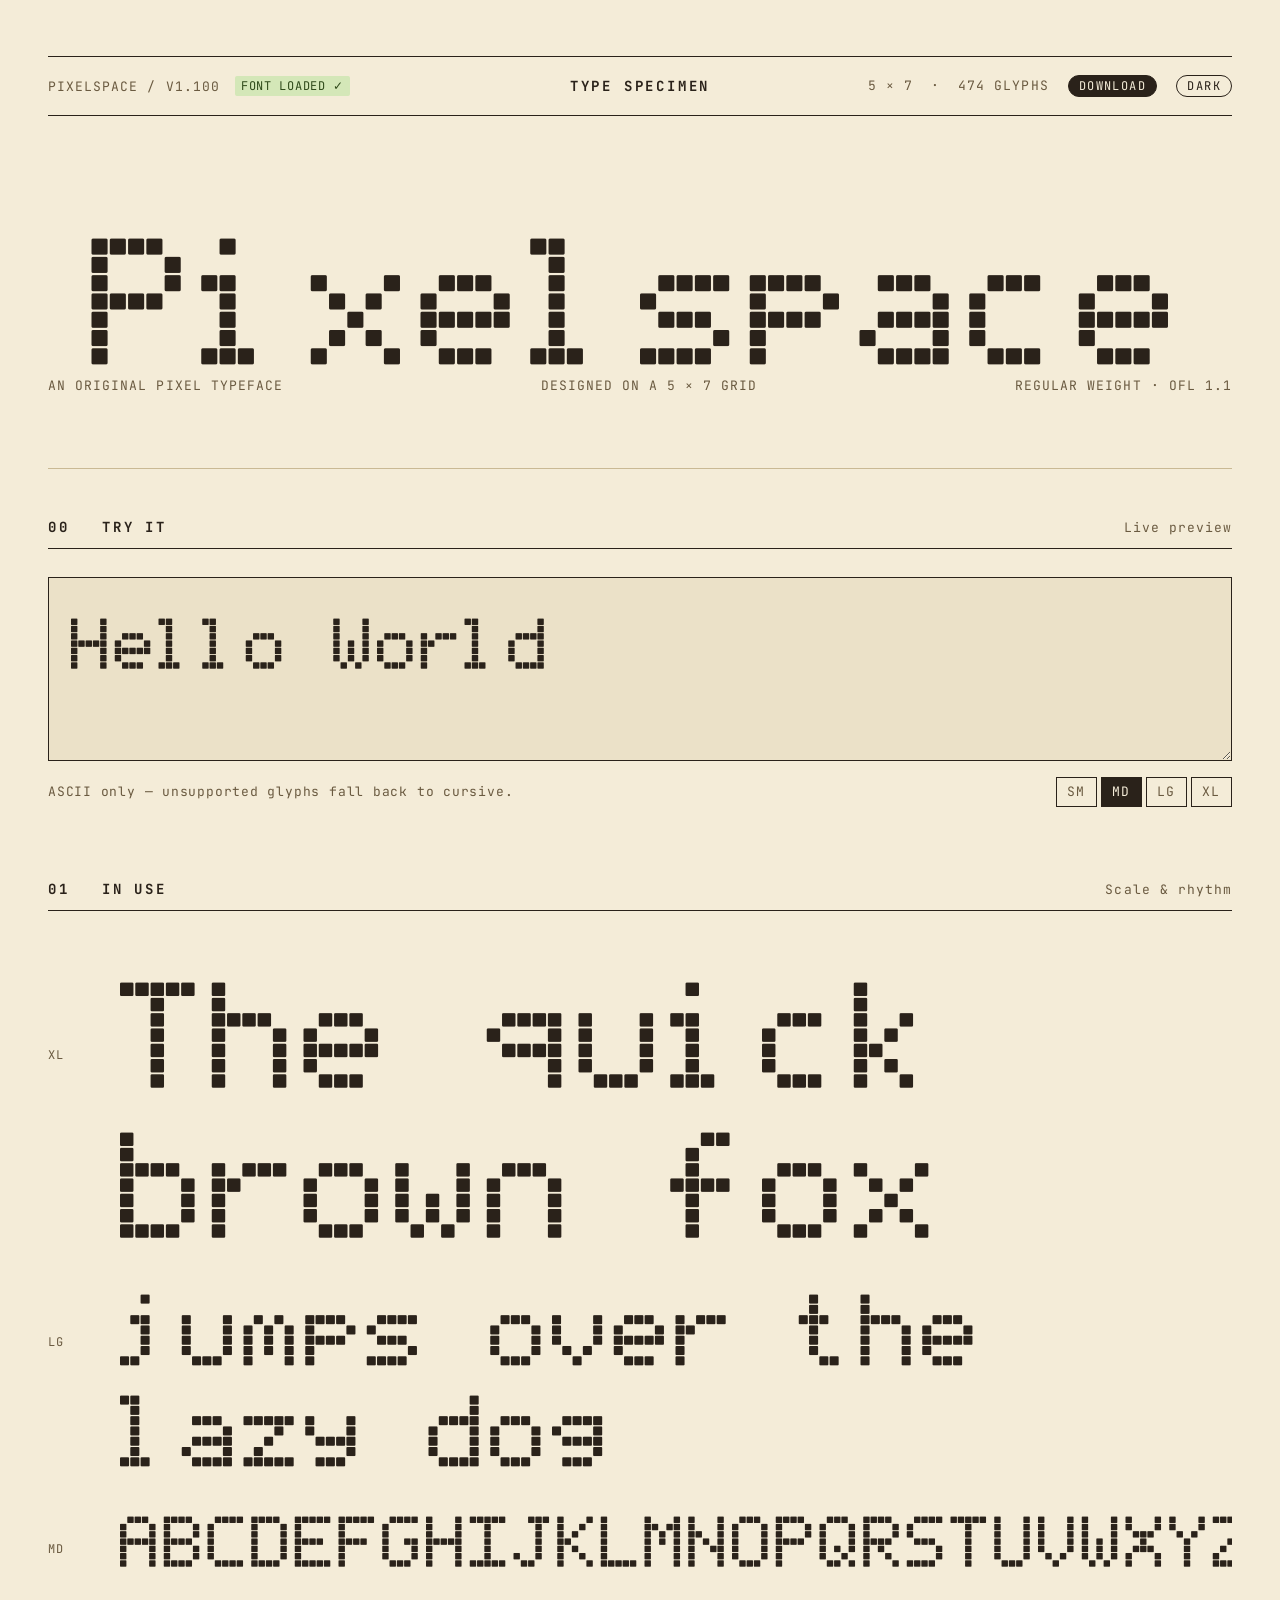
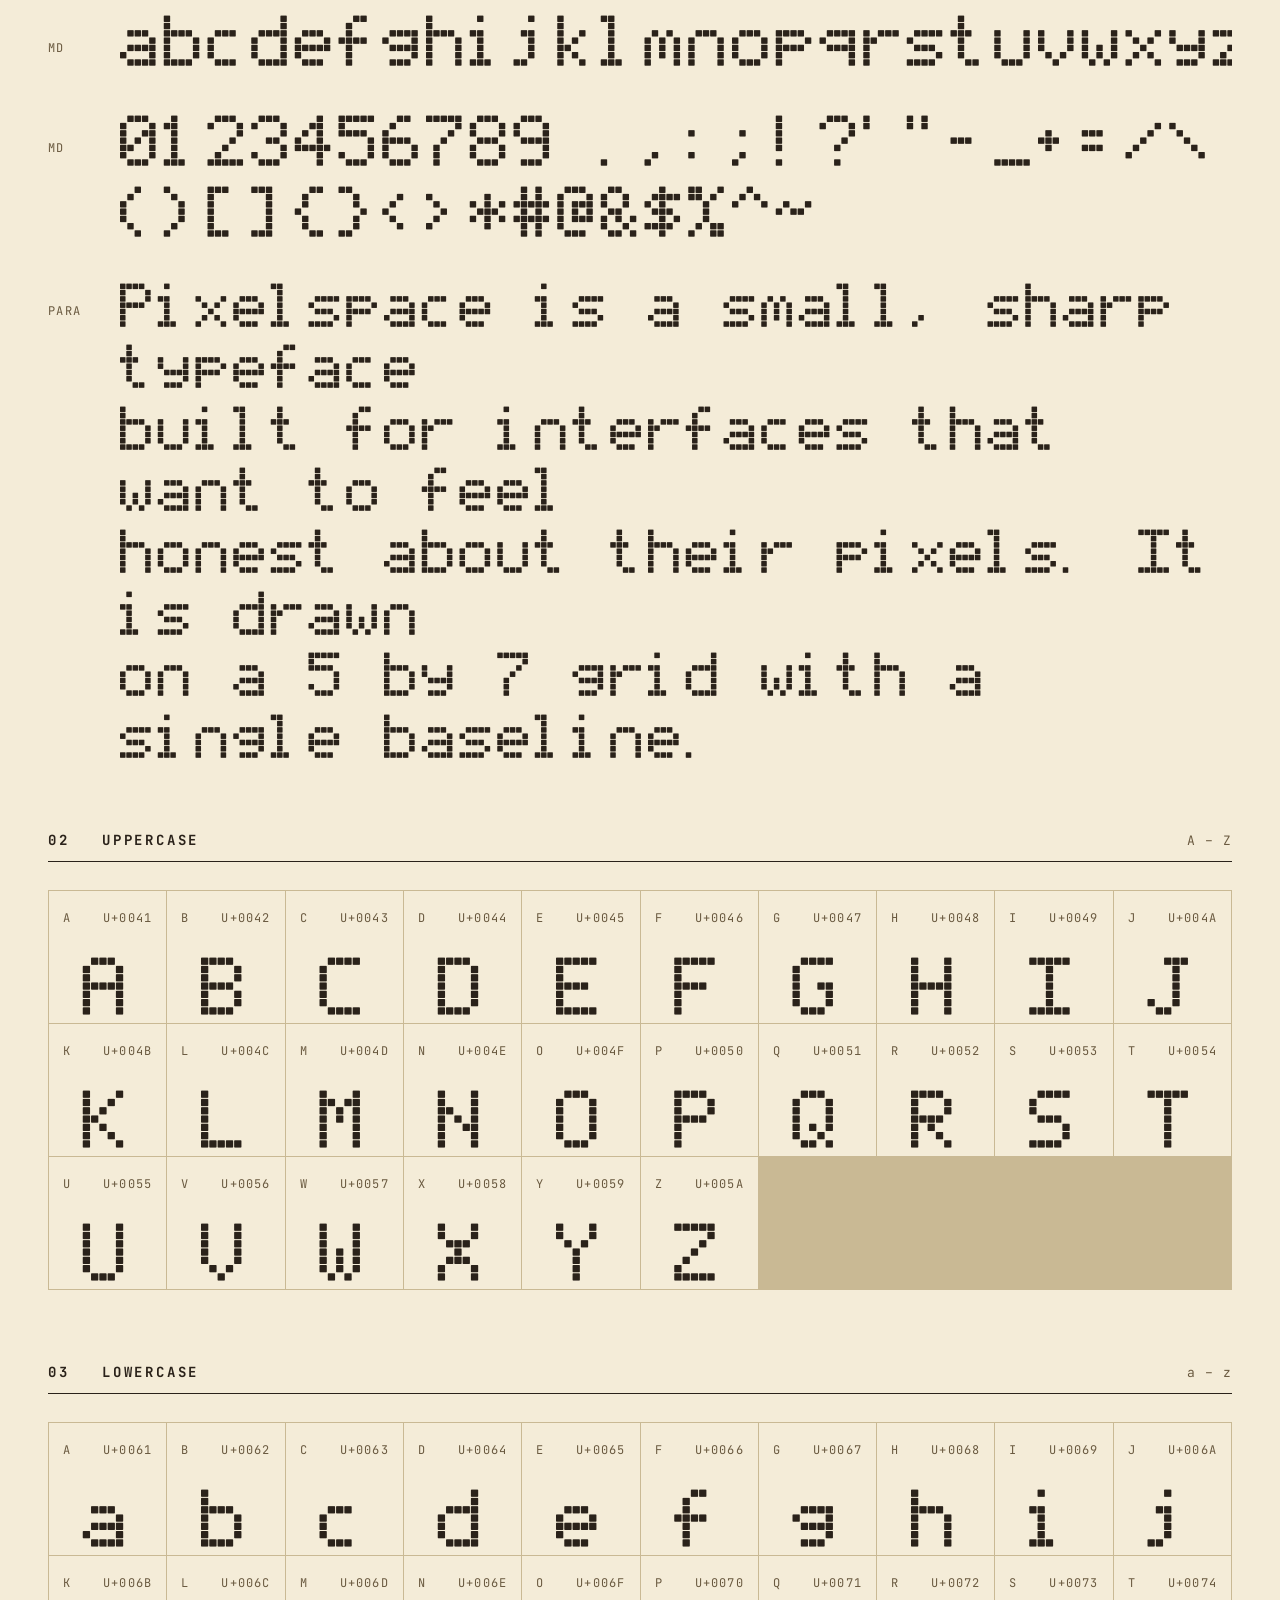
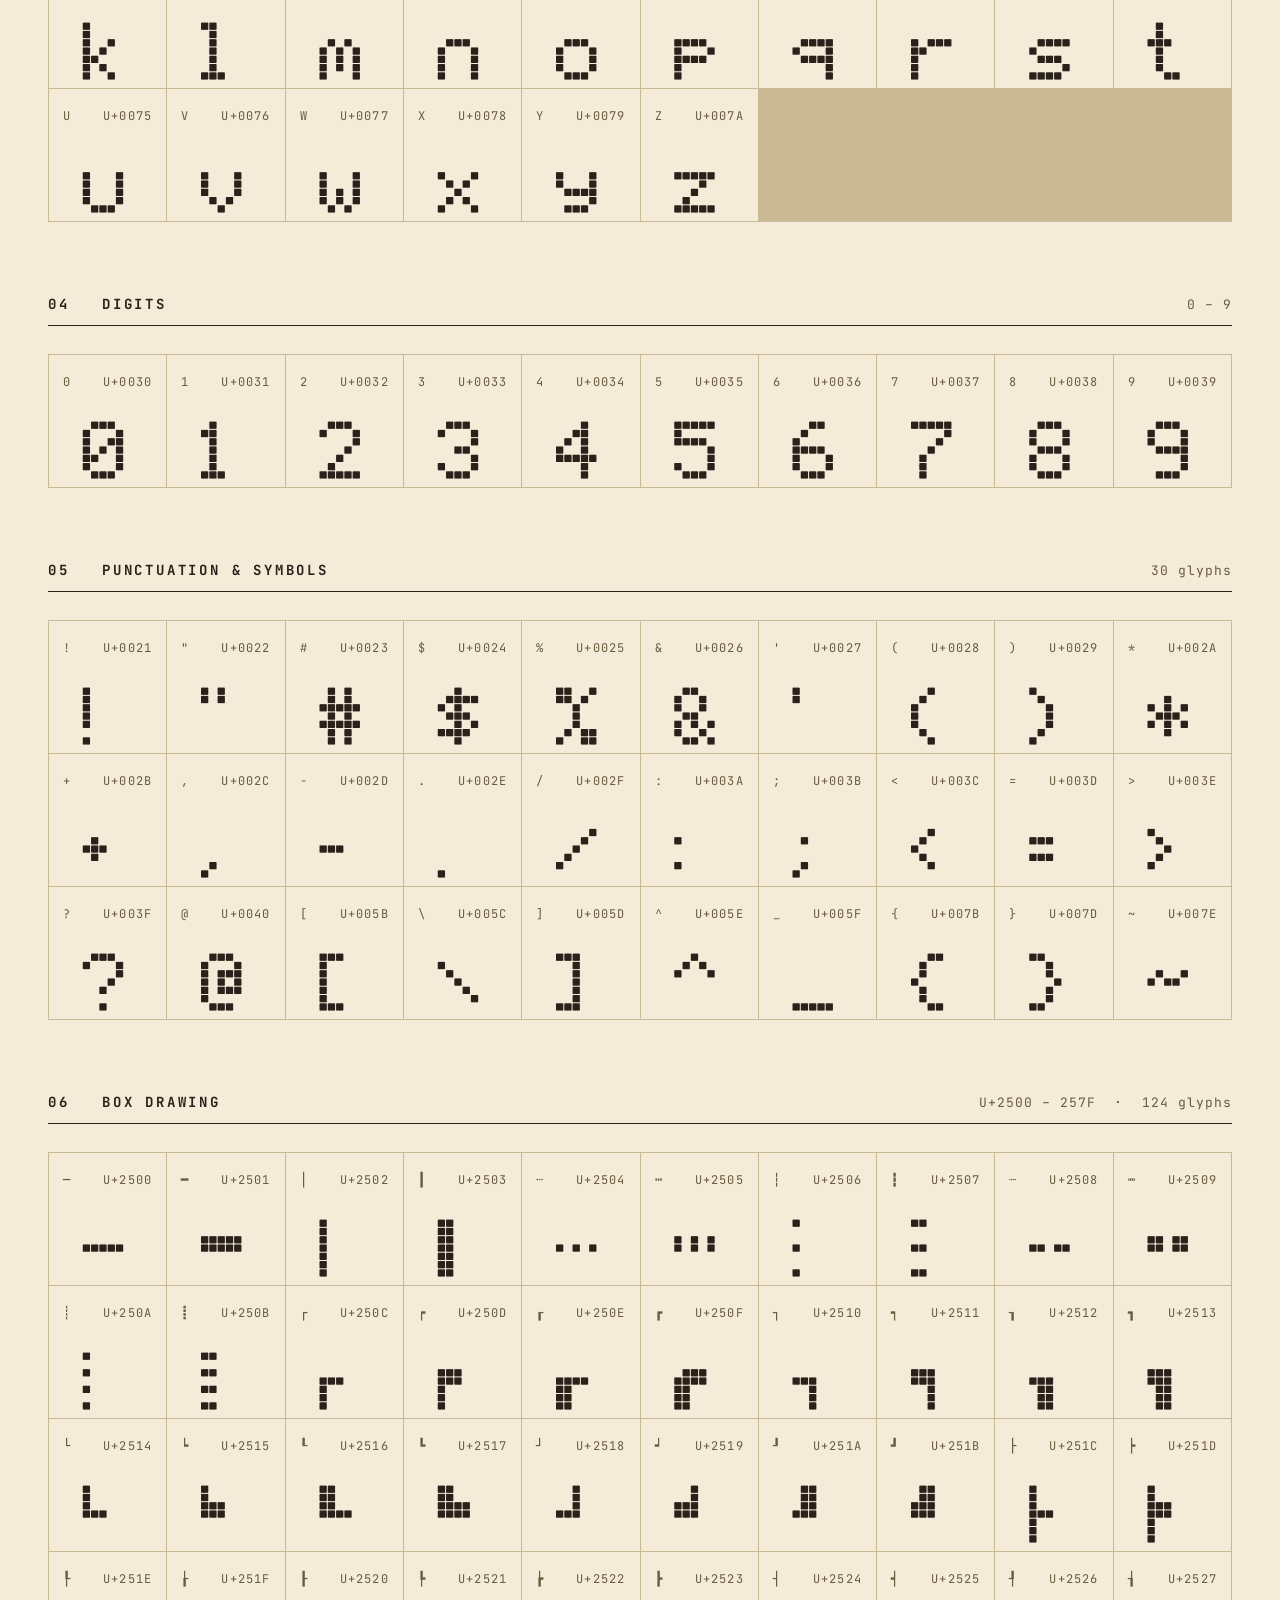
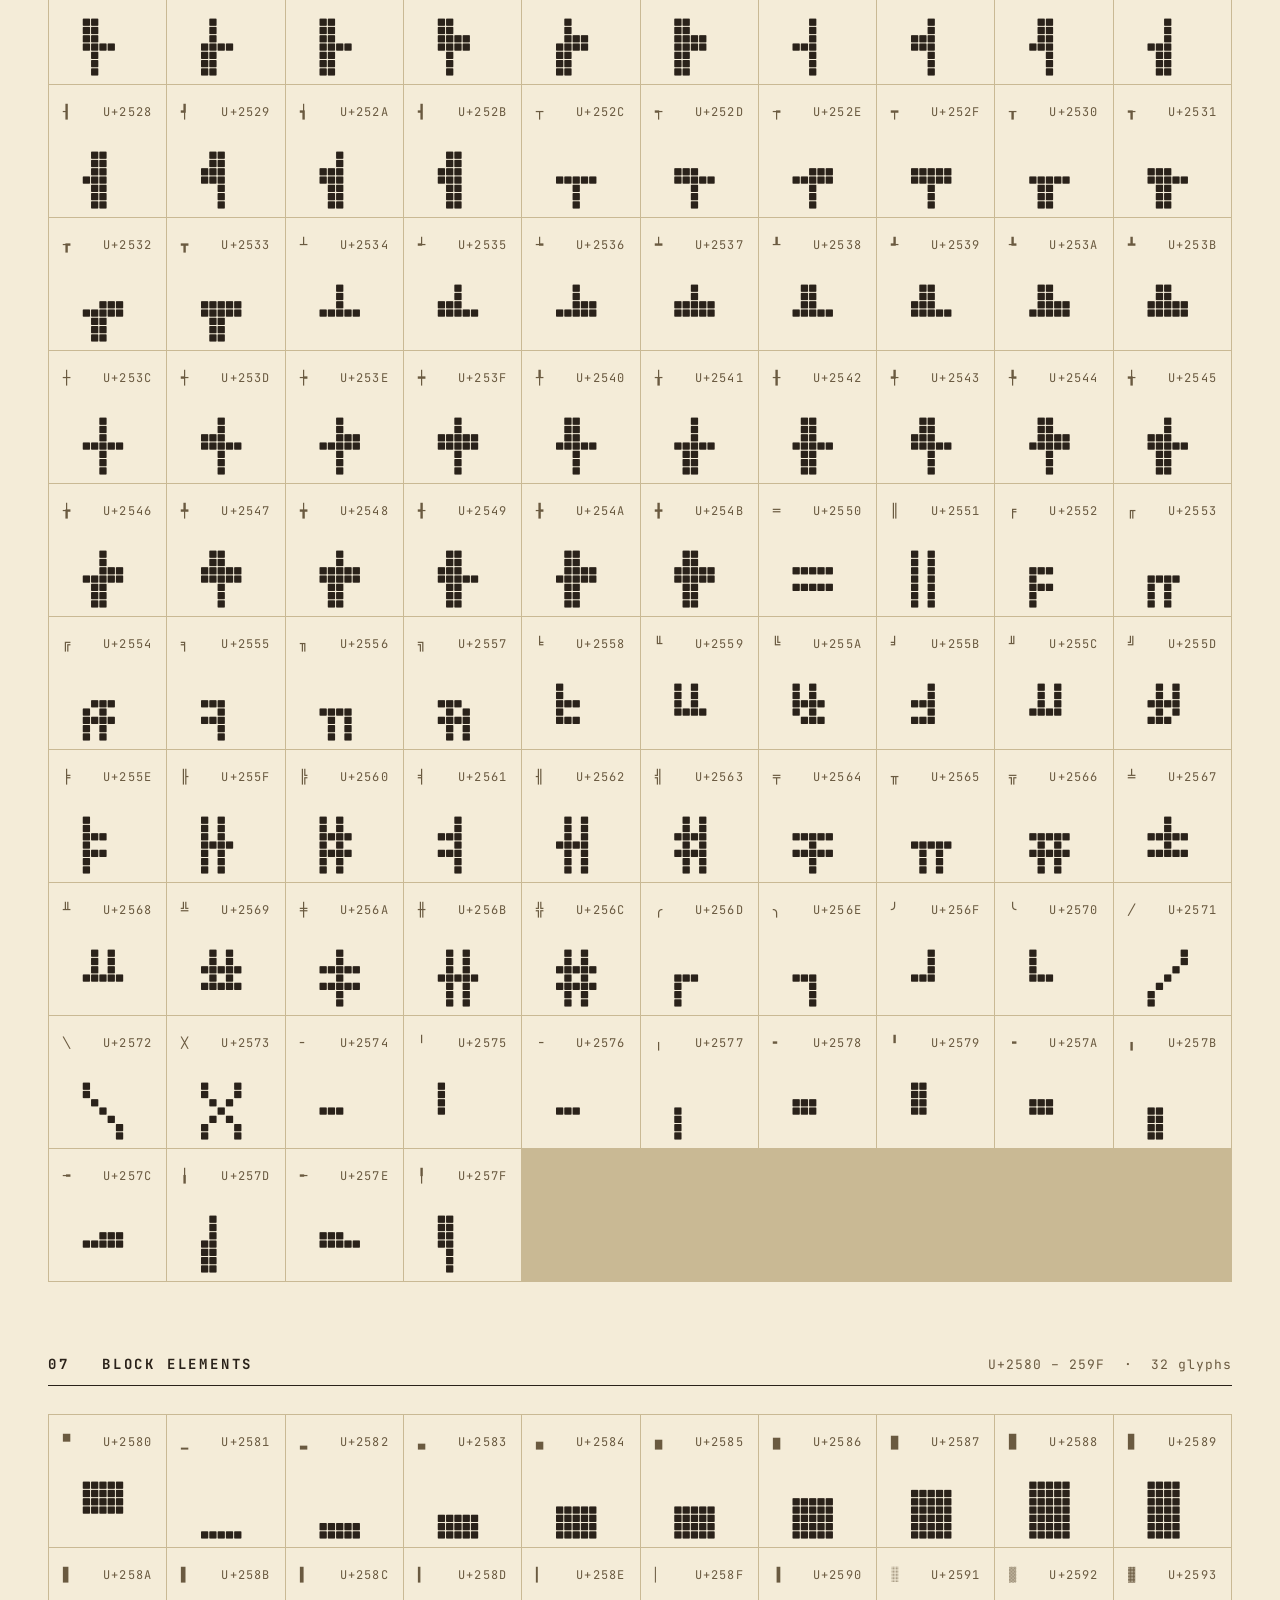
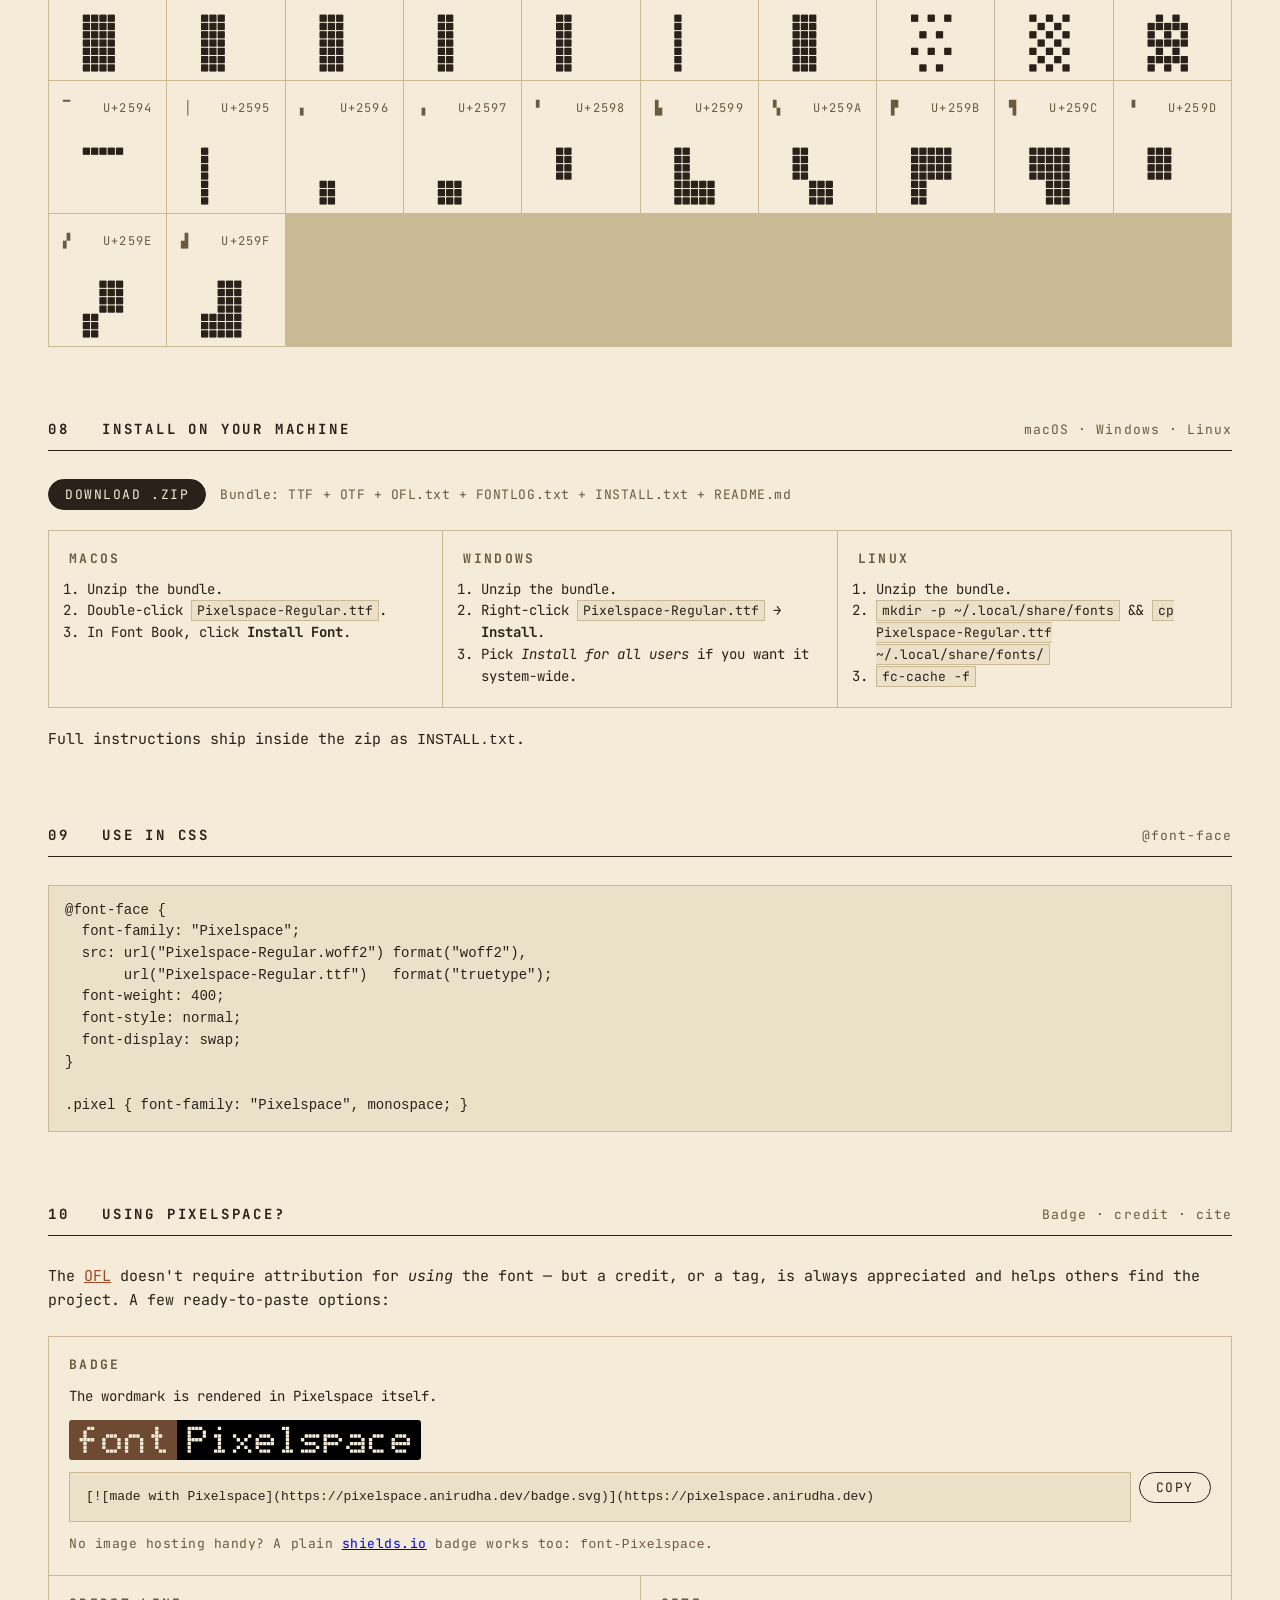
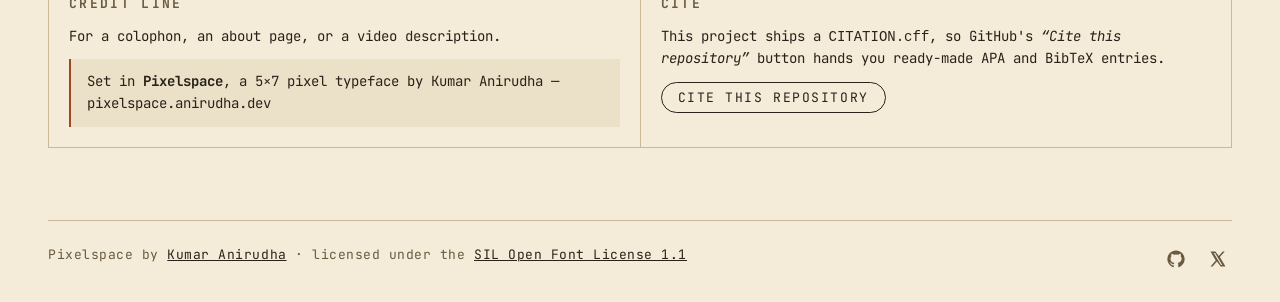
<file: docs/index.html>
<!doctype html>
<html lang="en">
  <head>
    <meta charset="utf-8" />
    <meta name="viewport" content="width=device-width,initial-scale=1" />
    <title>Pixelspace — v1.100 Specimen</title>
    <meta
      name="description"
      content="Pixelspace: a free, open-source 5×7 pixel display typeface by Kumar Anirudha. Licensed under the SIL Open Font License."
    />

    <link rel="icon" type="image/svg+xml" href="favicon.svg" />

    <!-- Google Analytics -->
    <script
      async
      src="https://www.googletagmanager.com/gtag/js?id=G-6B4FV6ZP2E"
    ></script>
    <script>
      window.dataLayer = window.dataLayer || [];
      function gtag() {
        dataLayer.push(arguments);
      }
      gtag("js", new Date());
      gtag("config", "G-6B4FV6ZP2E");
    </script>

    <link rel="preconnect" href="https://fonts.googleapis.com" />
    <link rel="preconnect" href="https://fonts.gstatic.com" crossorigin />
    <link
      href="https://fonts.googleapis.com/css2?family=JetBrains+Mono:wght@400;500;700&display=swap"
      rel="stylesheet"
    />

    <!-- The compiled Pixelspace font, embedded as a base64 data URL so it
     works under file://, sandboxed iframes, and any static host that
     doesn't serve .woff2 with the right MIME. Generated by
     tools/build_font.py alongside the binary. -->
    <link rel="stylesheet" href="pixelspace-font.css" />

    <!-- Apply stored theme before paint to avoid a flash of light mode. -->
    <script>
      (function () {
        try {
          var saved = localStorage.getItem("pixelspace-theme");
          var prefersDark =
            window.matchMedia &&
            window.matchMedia("(prefers-color-scheme: dark)").matches;
          var theme = saved || (prefersDark ? "dark" : "light");
          document.documentElement.setAttribute("data-theme", theme);
        } catch (e) {
          /* localStorage may be unavailable — fine, default stays */
        }
      })();
    </script>

    <style>
      :root {
        --bg: #f4ecd8;
        --panel: #ebe1c8;
        --line: #c9b994;
        --ink: #2a221a;
        --mute: #6a5a40;
        --accent: #a04826;
        --status-ok-bg: #d4e7b8;
        --status-ok-fg: #2f4a1a;
        --status-bad-bg: #efcfb8;
        --status-bad-fg: #6b2c1c;
        color-scheme: light;
      }
      [data-theme="dark"] {
        --bg: #15120e;
        --panel: #1f1b14;
        --line: #2d271d;
        --ink: #f0ebe0;
        --mute: #8a8275;
        --accent: #d87a52;
        --status-ok-bg: #2a5a33;
        --status-ok-fg: #a6ffbf;
        --status-bad-bg: #5a2a2a;
        --status-bad-fg: #ffb8b8;
        color-scheme: dark;
      }
      * {
        box-sizing: border-box;
      }
      html,
      body {
        margin: 0;
        padding: 0;
        background: var(--bg);
        color: var(--ink);
        font-family: "JetBrains Mono", ui-monospace, Menlo, Consolas, monospace;
        font-size: 15px;
        line-height: 1.5;
        -webkit-font-smoothing: antialiased;
        transition:
          background-color 120ms ease,
          color 120ms ease;
      }

      .shell {
        max-width: 1280px;
        margin: 0 auto;
        padding: 56px 48px 32px;
      }

      /* ---- Masthead ---- */
      .mast {
        border-top: 1px solid var(--ink);
        border-bottom: 1px solid var(--ink);
        padding: 18px 0;
        display: grid;
        grid-template-columns: 1fr auto 1fr;
        align-items: center;
        gap: 24px;
        margin-bottom: 48px;
      }
      .mast .meta {
        font-size: 13px;
        letter-spacing: 0.08em;
        text-transform: uppercase;
        color: var(--mute);
      }
      .mast .meta.r {
        text-align: right;
      }
      .mast .title {
        font-weight: 700;
        letter-spacing: 0.2em;
        text-transform: uppercase;
        font-size: 14px;
      }

      .load-status {
        display: inline-block;
        padding: 1px 6px;
        margin-left: 6px;
        font-size: 12px;
        letter-spacing: 0.06em;
        border-radius: 2px;
        vertical-align: 1px;
      }
      .load-status.ok {
        background: var(--status-ok-bg);
        color: var(--status-ok-fg);
      }
      .load-status.bad {
        background: var(--status-bad-bg);
        color: var(--status-bad-fg);
      }

      /* ---- Theme toggle / pill buttons ---- */
      .theme-toggle,
      .pill-btn {
        -webkit-appearance: none;
        appearance: none;
        background: transparent;
        color: var(--ink);
        border: 1px solid var(--ink);
        border-radius: 999px;
        padding: 4px 10px;
        font: inherit;
        font-size: 12px;
        letter-spacing: 0.12em;
        text-transform: uppercase;
        cursor: pointer;
        margin-left: 10px;
        line-height: 1;
        text-decoration: none;
        display: inline-block;
        transition:
          background-color 120ms ease,
          color 120ms ease;
      }
      .theme-toggle:hover,
      .pill-btn:hover {
        background: var(--ink);
        color: var(--bg);
      }
      .pill-btn.solid {
        background: var(--ink);
        color: var(--bg);
      }
      .pill-btn.solid:hover {
        background: var(--accent);
        border-color: var(--accent);
        color: var(--bg);
      }

      /* ---- Hero ---- */
      .hero {
        padding: 48px 0 72px;
        border-bottom: 1px solid var(--line);
        margin-bottom: 48px;
      }
      .hero-word {
        font-size: clamp(37px, 10vw, 135px);
        line-height: 1;
        margin-bottom: 36px;
        text-align: center;
      }
      .hero-sub {
        display: flex;
        justify-content: space-between;
        font-size: 13px;
        letter-spacing: 0.08em;
        text-transform: uppercase;
        color: var(--mute);
      }

      /* ---- Sections ---- */
      .sec {
        margin-bottom: 72px;
      }
      .sec-head {
        display: flex;
        align-items: baseline;
        justify-content: space-between;
        border-bottom: 1px solid var(--ink);
        padding-bottom: 10px;
        margin-bottom: 28px;
      }
      .sec-head h2 {
        font-size: 14px;
        font-weight: 700;
        letter-spacing: 0.2em;
        text-transform: uppercase;
        margin: 0;
      }
      .sec-head .n {
        font-size: 13px;
        color: var(--mute);
        letter-spacing: 0.08em;
      }

      /* ---- The pixel font class ----
     Applied to any element that should render in Pixelspace. The
     `cursive` fallback is deliberately ugly so a failed @font-face is
     obvious. Font-smoothing is turned off to keep pixel edges sharp. */
      .pxsp {
        font-family: "Pixelspace", cursive;
        letter-spacing: 0;
        font-smooth: never;
        -webkit-font-smoothing: none;
        -moz-osx-font-smoothing: grayscale;
        text-rendering: geometricPrecision;
        font-feature-settings: normal;
      }

      /* ---- Try-it playground ---- */
      .tryout {
        display: flex;
        flex-direction: column;
        gap: 16px;
      }
      .tryout-input {
        width: 100%;
        min-height: 160px;
        padding: 20px 22px;
        background: var(--panel);
        color: var(--ink);
        border: 1px solid var(--ink);
        border-radius: 0;
        resize: vertical;
        font-size: 51px;
        line-height: 1.4;
        outline: none;
        /* Override the UA textarea font smoothing so pixel edges stay crisp. */
        font-smooth: never;
        -webkit-font-smoothing: none;
        -moz-osx-font-smoothing: grayscale;
      }
      .tryout-input::placeholder {
        color: var(--mute);
      }
      .tryout-input:focus {
        border-color: var(--accent);
      }
      .tryout-meta {
        display: flex;
        justify-content: space-between;
        align-items: center;
        gap: 16px;
        font-size: 13px;
        color: var(--mute);
        letter-spacing: 0.06em;
      }
      .tryout-sizes {
        display: inline-flex;
        gap: 4px;
      }
      .tryout-sizes button {
        font: inherit;
        color: var(--mute);
        background: transparent;
        border: 1px solid var(--ink);
        padding: 4px 10px;
        cursor: pointer;
        text-transform: uppercase;
        letter-spacing: 0.12em;
      }
      .tryout-sizes button:hover {
        color: var(--ink);
      }
      .tryout-sizes button[aria-pressed="true"] {
        background: var(--ink);
        color: var(--bg);
      }

      /* ---- In-use sample rows ---- */
      .samples {
        display: flex;
        flex-direction: column;
        gap: 28px;
      }
      .sample-row {
        display: grid;
        grid-template-columns: 48px 1fr;
        align-items: baseline;
        gap: 24px;
      }
      .sample-row .tag {
        font-size: 12px;
        letter-spacing: 0.12em;
        color: var(--mute);
        text-transform: uppercase;
      }
      .sample-row .render {
        min-width: 0;
        overflow: hidden;
      }

      /* Font-size = 7px × N keeps every glyph-pixel on a whole device pixel
     (UPEM 875 / pixel 125 = 7 CSS px per glyph-pixel). Line-height 1.4
     gives wrapped text room to breathe without looking double-spaced. */
      .s-xl {
        font-size: 107px;
        line-height: 1.4;
      }
      .s-lg {
        font-size: 72px;
        line-height: 1.4;
      }
      .s-md {
        font-size: 51px;
        line-height: 1.4;
      }
      .s-sm {
        font-size: 30px;
        line-height: 1.4;
      }
      .s-para {
        font-size: 44px;
        line-height: 1.4;
      }

      /* ---- Glyph tables ---- */
      .glyph-grid {
        display: grid;
        grid-template-columns: repeat(auto-fill, minmax(110px, 1fr));
        gap: 1px;
        background: var(--line);
        border: 1px solid var(--line);
      }
      .cell {
        background: var(--bg);
        padding: 18px 14px 14px;
        display: flex;
        flex-direction: column;
        align-items: center;
        gap: 14px;
        min-height: 132px;
      }
      .cell .char-label {
        font-size: 12px;
        color: var(--mute);
        letter-spacing: 0.1em;
        text-transform: uppercase;
        display: flex;
        justify-content: space-between;
        width: 100%;
      }
      .cell .char-label .code {
        font-variant-numeric: tabular-nums;
      }
      .cell .slot {
        flex: 1;
        display: flex;
        align-items: center;
        justify-content: center;
        font-size: 58px; /* 8px per glyph-pixel (7 × 8) */
        line-height: 1;
      }

      /* ---- Install code block ---- */
      pre.code {
        background: var(--panel);
        border: 1px solid var(--line);
        padding: 14px 16px;
        overflow-x: auto;
        font-size: 14px;
        line-height: 1.55;
        white-space: pre;
      }

      /* ---- Install (system) section ---- */
      .install-grid {
        display: grid;
        grid-template-columns: repeat(3, 1fr);
        gap: 1px;
        background: var(--line);
        border: 1px solid var(--line);
        margin-bottom: 20px;
      }
      .install-card {
        background: var(--bg);
        padding: 18px 20px 20px;
        display: flex;
        flex-direction: column;
        gap: 10px;
      }
      .install-card h3 {
        margin: 0;
        font-size: 13px;
        font-weight: 700;
        letter-spacing: 0.18em;
        text-transform: uppercase;
        color: var(--mute);
      }
      .install-card ol {
        margin: 0;
        padding-left: 18px;
        font-size: 14px;
        line-height: 1.55;
      }
      .install-card code {
        font-family: "JetBrains Mono", ui-monospace, Menlo, Consolas, monospace;
        background: var(--panel);
        border: 1px solid var(--line);
        padding: 1px 5px;
        font-size: 13px;
      }
      .install-cta {
        display: flex;
        align-items: center;
        gap: 14px;
        flex-wrap: wrap;
        margin-bottom: 20px;
      }
      .install-cta .pill-btn {
        margin-left: 0;
        padding: 8px 16px;
        font-size: 13px;
      }
      .install-cta .bundle-meta {
        font-size: 13px;
        color: var(--mute);
        letter-spacing: 0.04em;
      }

      /* ---- Using Pixelspace (credit / badge / cite) ---- */
      .credit-intro {
        font-size: 15px;
        line-height: 1.6;
        color: var(--ink);
        margin: 0 0 24px;
      }
      .credit-intro a {
        color: var(--accent);
      }
      .credit-grid {
        display: grid;
        grid-template-columns: 1fr 1fr;
        gap: 1px;
        background: var(--line);
        border: 1px solid var(--line);
      }
      .credit-card {
        background: var(--bg);
        padding: 18px 20px 20px;
        display: flex;
        flex-direction: column;
        gap: 12px;
      }
      .credit-card.span-2 {
        grid-column: 1 / -1;
      }
      .credit-card h3 {
        margin: 0;
        font-size: 13px;
        font-weight: 700;
        letter-spacing: 0.18em;
        text-transform: uppercase;
        color: var(--mute);
      }
      .credit-card p {
        margin: 0;
        font-size: 14px;
        line-height: 1.55;
      }
      .badge-preview {
        display: inline-block;
        width: max-content;
        max-width: 100%;
      }
      .badge-preview img {
        display: block;
        height: 40px;
        width: auto;
        image-rendering: pixelated;
      }
      .copy-row {
        display: flex;
        align-items: stretch;
        gap: 8px;
        flex-wrap: wrap;
      }
      .copy-row pre.code {
        flex: 1;
        min-width: 0;
        margin: 0;
        font-size: 13px;
      }
      .copy-btn {
        margin-left: 0;
        padding: 8px 16px;
        font-size: 13px;
        white-space: nowrap;
        align-self: flex-start;
        cursor: pointer;
      }
      .credit-quote {
        margin: 0;
        padding: 12px 16px;
        border-left: 2px solid var(--accent);
        background: var(--panel);
        font-size: 14px;
        line-height: 1.55;
      }
      .credit-card .pill-btn {
        margin-left: 0;
        padding: 8px 16px;
        font-size: 13px;
        align-self: flex-start;
      }
      .credit-card .bundle-meta {
        font-size: 13px;
        color: var(--mute);
        letter-spacing: 0.04em;
      }

      /* ---- Footer ---- */
      footer {
        margin-top: 64px;
        padding-top: 24px;
        border-top: 1px solid var(--line);
        font-size: 13px;
        color: var(--mute);
        letter-spacing: 0.04em;
        display: flex;
        justify-content: space-between;
        gap: 24px;
        flex-wrap: wrap;
      }
      footer a {
        color: var(--ink);
      }
      footer .socials {
        display: inline-flex;
        align-items: center;
        gap: 14px;
      }
      .icon-link {
        display: inline-flex;
        align-items: center;
        justify-content: center;
        width: 28px;
        height: 28px;
        color: var(--mute);
        border-radius: 4px;
        transition:
          color 120ms ease,
          background-color 120ms ease;
      }
      .icon-link:hover {
        color: var(--bg);
        background: var(--ink);
      }
      .icon-link svg {
        width: 18px;
        height: 18px;
        display: block;
      }

      /* ---- Responsive ---- */
      @media (max-width: 900px) {
        .shell {
          padding: 32px 24px 24px;
        }
        .mast {
          grid-template-columns: 1fr;
          gap: 10px;
          text-align: center;
          padding: 14px 0;
          margin-bottom: 32px;
        }
        .mast .meta.r {
          text-align: center;
        }
        .hero {
          padding: 24px 0 36px;
          margin-bottom: 32px;
        }
        .hero-word {
          margin-bottom: 20px;
        }
        .hero-sub {
          flex-direction: column;
          gap: 6px;
          text-align: center;
        }
        .sec {
          margin-bottom: 48px;
        }
        .sec-head {
          margin-bottom: 20px;
        }
        .s-xl {
          font-size: 58px;
        }
        .s-lg {
          font-size: 44px;
        }
        .s-md {
          font-size: 30px;
        }
        .s-sm {
          font-size: 23px;
        }
        .s-para {
          font-size: 30px;
        }
        .tryout-input {
          font-size: 30px;
          min-height: 120px;
          padding: 14px 16px;
        }
        .sample-row {
          grid-template-columns: 1fr;
          gap: 8px;
        }
        .sample-row .render {
          overflow-x: auto;
        }
        .glyph-grid {
          grid-template-columns: repeat(auto-fill, minmax(76px, 1fr));
        }
        .cell {
          padding: 12px 8px 10px;
          min-height: 96px;
          gap: 10px;
        }
        .cell .slot {
          font-size: 37px;
        }
        .install-grid {
          grid-template-columns: 1fr;
        }
        .credit-grid {
          grid-template-columns: 1fr;
        }
      }

      @media (max-width: 480px) {
        .shell {
          padding: 20px 16px 20px;
        }
        .hero-word {
          margin-bottom: 16px;
        }
        .hero-sub {
          font-size: 12px;
        }
        .s-xl {
          font-size: 44px;
        }
        .s-lg {
          font-size: 37px;
        }
        .s-md {
          font-size: 23px;
        }
        .s-sm {
          font-size: 16px;
        }
        .s-para {
          font-size: 23px;
        }
        .tryout-input {
          font-size: 23px;
          min-height: 96px;
        }
        .glyph-grid {
          grid-template-columns: repeat(auto-fill, minmax(60px, 1fr));
        }
        .cell {
          padding: 10px 6px 8px;
          min-height: 80px;
        }
        .cell .slot {
          font-size: 30px;
        }
        .cell .char-label {
          font-size: 11px;
        }
        footer {
          flex-direction: column;
          gap: 12px;
        }
      }
    </style>
  </head>
  <body>
    <div class="shell">
      <!-- Masthead -->
      <header class="mast">
        <div class="meta">
          Pixelspace / v1.100
          <span id="font-status" class="load-status">checking&hellip;</span>
        </div>
        <div class="title">Type Specimen</div>
        <div class="meta r">
          5 &times; 7 &nbsp;·&nbsp; 474 Glyphs
          <a
            class="pill-btn solid"
            href="https://github.com/anistark/pixelspace/releases/latest/download/Pixelspace.zip"
            download
            aria-label="Download Pixelspace font bundle (.zip)"
          >
            Download
          </a>
          <button
            id="theme-toggle"
            class="theme-toggle"
            type="button"
            aria-label="Toggle dark mode"
          >
            Dark
          </button>
        </div>
      </header>

      <!-- Hero wordmark -->
      <section class="hero">
        <div class="pxsp hero-word">Pixelspace</div>
        <div class="hero-sub">
          <span>An original pixel typeface</span>
          <span>Designed on a 5 × 7 grid</span>
          <span>Regular weight · OFL 1.1</span>
        </div>
      </section>

      <!-- 00 Try it -->
      <section class="sec">
        <div class="sec-head">
          <h2>00 &nbsp; Try it</h2>
          <div class="n">Live preview</div>
        </div>
        <div class="tryout">
          <textarea
            id="tryout-input"
            class="pxsp tryout-input"
            spellcheck="false"
            autocapitalize="off"
            autocomplete="off"
            placeholder="Type anything here..."
          >
Hello World</textarea
          >
          <div class="tryout-meta">
            <span>ASCII only — unsupported glyphs fall back to cursive.</span>
            <span class="tryout-sizes" role="group" aria-label="Preview size">
              <button type="button" data-size="30" aria-pressed="false">
                SM
              </button>
              <button type="button" data-size="51" aria-pressed="true">
                MD
              </button>
              <button type="button" data-size="72" aria-pressed="false">
                LG
              </button>
              <button type="button" data-size="107" aria-pressed="false">
                XL
              </button>
            </span>
          </div>
        </div>
      </section>

      <!-- 01 In use -->
      <section class="sec">
        <div class="sec-head">
          <h2>01 &nbsp; In use</h2>
          <div class="n">Scale &amp; rhythm</div>
        </div>
        <div class="samples">
          <div class="sample-row">
            <div class="tag">XL</div>
            <div class="render">
              <span class="pxsp s-xl">The quick brown fox</span>
            </div>
          </div>
          <div class="sample-row">
            <div class="tag">LG</div>
            <div class="render">
              <span class="pxsp s-lg">jumps over the lazy dog</span>
            </div>
          </div>
          <div class="sample-row">
            <div class="tag">MD</div>
            <div class="render">
              <span class="pxsp s-md">ABCDEFGHIJKLMNOPQRSTUVWXYZ</span>
            </div>
          </div>
          <div class="sample-row">
            <div class="tag">MD</div>
            <div class="render">
              <span class="pxsp s-md">abcdefghijklmnopqrstuvwxyz</span>
            </div>
          </div>
          <div class="sample-row">
            <div class="tag">MD</div>
            <div class="render">
              <span class="pxsp s-md"
                >0123456789 .,:;!?'&quot;-_+=/\()[]{}&lt;&gt;*#@&amp;$%^~</span
              >
            </div>
          </div>
          <div class="sample-row">
            <div class="tag">PARA</div>
            <div class="render">
              <div class="pxsp s-para">
                Pixelspace is a small, sharp typeface<br />
                built for interfaces that want to feel<br />
                honest about their pixels. It is drawn<br />
                on a 5 by 7 grid with a single baseline.
              </div>
            </div>
          </div>
        </div>
      </section>

      <!-- 02 Uppercase -->
      <section class="sec">
        <div class="sec-head">
          <h2>02 &nbsp; Uppercase</h2>
          <div class="n">A – Z</div>
        </div>
        <div class="glyph-grid" id="grid-upper"></div>
      </section>

      <!-- 03 Lowercase -->
      <section class="sec">
        <div class="sec-head">
          <h2>03 &nbsp; Lowercase</h2>
          <div class="n">a – z</div>
        </div>
        <div class="glyph-grid" id="grid-lower"></div>
      </section>

      <!-- 04 Digits -->
      <section class="sec">
        <div class="sec-head">
          <h2>04 &nbsp; Digits</h2>
          <div class="n">0 – 9</div>
        </div>
        <div class="glyph-grid" id="grid-digits"></div>
      </section>

      <!-- 05 Punctuation -->
      <section class="sec">
        <div class="sec-head">
          <h2>05 &nbsp; Punctuation &amp; symbols</h2>
          <div class="n">30 glyphs</div>
        </div>
        <div class="glyph-grid" id="grid-punct"></div>
      </section>

      <!-- 06 Box drawing -->
      <section class="sec">
        <div class="sec-head">
          <h2>06 &nbsp; Box drawing</h2>
          <div class="n">U+2500 &ndash; 257F &nbsp;·&nbsp; 124 glyphs</div>
        </div>
        <div class="glyph-grid" id="grid-boxdraw"></div>
      </section>

      <!-- 07 Block elements -->
      <section class="sec">
        <div class="sec-head">
          <h2>07 &nbsp; Block elements</h2>
          <div class="n">U+2580 &ndash; 259F &nbsp;·&nbsp; 32 glyphs</div>
        </div>
        <div class="glyph-grid" id="grid-blocks"></div>
      </section>

      <!-- 08 Install on your machine -->
      <section class="sec">
        <div class="sec-head">
          <h2>08 &nbsp; Install on your machine</h2>
          <div class="n">macOS &middot; Windows &middot; Linux</div>
        </div>
        <div class="install-cta">
          <a
            class="pill-btn solid"
            href="https://github.com/anistark/pixelspace/releases/latest/download/Pixelspace.zip"
            download
            aria-label="Download Pixelspace font bundle (.zip)"
          >
            Download .zip
          </a>
          <span class="bundle-meta">
            Bundle: TTF + OTF + OFL.txt + FONTLOG.txt + INSTALL.txt + README.md
          </span>
        </div>
        <div class="install-grid">
          <div class="install-card">
            <h3>macOS</h3>
            <ol>
              <li>Unzip the bundle.</li>
              <li>Double-click <code>Pixelspace-Regular.ttf</code>.</li>
              <li>In Font Book, click <strong>Install Font</strong>.</li>
            </ol>
          </div>
          <div class="install-card">
            <h3>Windows</h3>
            <ol>
              <li>Unzip the bundle.</li>
              <li>
                Right-click <code>Pixelspace-Regular.ttf</code> &rarr;
                <strong>Install</strong>.
              </li>
              <li>
                Pick <em>Install for all users</em> if you want it system-wide.
              </li>
            </ol>
          </div>
          <div class="install-card">
            <h3>Linux</h3>
            <ol>
              <li>Unzip the bundle.</li>
              <li>
                <code>mkdir -p ~/.local/share/fonts</code> &amp;&amp;
                <code>cp Pixelspace-Regular.ttf ~/.local/share/fonts/</code>
              </li>
              <li><code>fc-cache -f</code></li>
            </ol>
          </div>
        </div>
        <div class="bundle-meta">
          Full instructions ship inside the zip as <code>INSTALL.txt</code>.
        </div>
      </section>

      <!-- 09 Use in CSS -->
      <section class="sec">
        <div class="sec-head">
          <h2>09 &nbsp; Use in CSS</h2>
          <div class="n">&#64;font-face</div>
        </div>
        <pre class="code">
&#64;font-face {
  font-family: "Pixelspace";
  src: url("Pixelspace-Regular.woff2") format("woff2"),
       url("Pixelspace-Regular.ttf")   format("truetype");
  font-weight: 400;
  font-style: normal;
  font-display: swap;
}

.pixel { font-family: "Pixelspace", monospace; }</pre
        >
      </section>

      <!-- 10 Using Pixelspace -->
      <section class="sec">
        <div class="sec-head">
          <h2>10 &nbsp; Using Pixelspace?</h2>
          <div class="n">Badge &middot; credit &middot; cite</div>
        </div>
        <p class="credit-intro">
          The <a href="https://openfontlicense.org">OFL</a> doesn't require
          attribution for <em>using</em> the font &mdash; but a credit, or a
          tag, is always appreciated and helps others find the project. A few
          ready-to-paste options:
        </p>
        <div class="credit-grid">
          <div class="credit-card span-2">
            <h3>Badge</h3>
            <p>The wordmark is rendered in Pixelspace itself.</p>
            <a
              class="badge-preview"
              href="https://pixelspace.anirudha.dev"
              aria-label="made with Pixelspace"
            >
              <img
                src="badge.svg"
                alt="made with Pixelspace"
                width="466"
                height="53"
              />
            </a>
            <div class="copy-row">
              <pre class="code" id="badge-md">
[![made with Pixelspace](https://pixelspace.anirudha.dev/badge.svg)](https://pixelspace.anirudha.dev)</pre
              >
              <button
                type="button"
                class="pill-btn copy-btn"
                data-copy="badge-md"
              >
                Copy
              </button>
            </div>
            <p class="bundle-meta">
              No image hosting handy? A plain
              <a href="https://shields.io">shields.io</a> badge works too:
              <code>font-Pixelspace</code>.
            </p>
          </div>
          <div class="credit-card">
            <h3>Credit line</h3>
            <p>For a colophon, an about page, or a video description.</p>
            <blockquote class="credit-quote">
              Set in <strong>Pixelspace</strong>, a 5&times;7 pixel typeface by
              Kumar Anirudha &mdash; pixelspace.anirudha.dev
            </blockquote>
          </div>
          <div class="credit-card">
            <h3>Cite</h3>
            <p>
              This project ships a <code>CITATION.cff</code>, so GitHub's
              <em>&ldquo;Cite this repository&rdquo;</em> button hands you
              ready-made APA and BibTeX entries.
            </p>
            <a
              class="pill-btn"
              href="https://github.com/anistark/pixelspace#using-pixelspace"
              target="_blank"
              rel="noopener"
            >
              Cite this repository
            </a>
          </div>
        </div>
      </section>

      <footer>
        <span>
          Pixelspace by
          <a href="https://github.com/anistark">Kumar Anirudha</a>
          &middot; licensed under the
          <a href="https://openfontlicense.org">SIL Open Font License 1.1</a>
        </span>
        <span class="socials">
          <a
            class="icon-link"
            href="https://github.com/anistark/pixelspace"
            aria-label="Pixelspace on GitHub"
            target="_blank"
            rel="noopener"
          >
            <svg viewBox="0 0 24 24" fill="currentColor" aria-hidden="true">
              <path
                d="M12 .5C5.73.5.5 5.73.5 12c0 5.09 3.29 9.4 7.86 10.93.58.1.79-.25.79-.56 0-.28-.01-1.02-.02-2-3.2.7-3.88-1.54-3.88-1.54-.53-1.35-1.3-1.71-1.3-1.71-1.06-.72.08-.7.08-.7 1.17.08 1.79 1.2 1.79 1.2 1.04 1.79 2.73 1.27 3.4.97.1-.76.41-1.27.74-1.56-2.56-.29-5.25-1.28-5.25-5.7 0-1.26.45-2.29 1.19-3.1-.12-.29-.52-1.47.11-3.07 0 0 .97-.31 3.18 1.18a11.06 11.06 0 0 1 5.78 0c2.2-1.49 3.17-1.18 3.17-1.18.63 1.6.23 2.78.11 3.07.74.81 1.19 1.84 1.19 3.1 0 4.44-2.69 5.41-5.26 5.69.42.36.8 1.08.8 2.18 0 1.57-.01 2.84-.01 3.23 0 .31.21.67.8.56C20.22 21.4 23.5 17.09 23.5 12 23.5 5.73 18.27.5 12 .5Z"
              />
            </svg>
          </a>
          <a
            class="icon-link"
            href="https://x.com/kranirudha"
            aria-label="Kumar Anirudha on X"
            target="_blank"
            rel="noopener"
          >
            <svg viewBox="0 0 24 24" fill="currentColor" aria-hidden="true">
              <path
                d="M18.244 2H21l-6.5 7.43L22 22h-6.406l-5.01-6.555L4.8 22H2l6.969-7.967L2 2h6.5l4.53 5.978L18.244 2Zm-2.246 18h1.66L8.057 4H6.28l9.718 16Z"
              />
            </svg>
          </a>
        </span>
      </footer>
    </div>

    <script>
      (() => {
        const input = document.getElementById("tryout-input");
        const sizes = document.querySelectorAll(".tryout-sizes button");
        sizes.forEach((b) => {
          b.addEventListener("click", () => {
            sizes.forEach((x) => x.setAttribute("aria-pressed", "false"));
            b.setAttribute("aria-pressed", "true");
            input.style.fontSize = b.dataset.size + "px";
          });
        });
      })();

      (() => {
        document.querySelectorAll(".copy-btn").forEach((btn) => {
          btn.addEventListener("click", async () => {
            const src = document.getElementById(btn.dataset.copy);
            if (!src) return;
            try {
              await navigator.clipboard.writeText(src.textContent.trim());
              const original = btn.textContent;
              btn.textContent = "Copied";
              setTimeout(() => {
                btn.textContent = original;
              }, 1500);
            } catch (e) {}
          });
        });
      })();

      (() => {
        const btn = document.getElementById("theme-toggle");
        const root = document.documentElement;
        const render = () => {
          const dark = root.getAttribute("data-theme") === "dark";
          btn.textContent = dark ? "Light" : "Dark";
        };
        render();
        btn.addEventListener("click", () => {
          const next =
            root.getAttribute("data-theme") === "dark" ? "light" : "dark";
          root.setAttribute("data-theme", next);
          try {
            localStorage.setItem("pixelspace-theme", next);
          } catch (e) {}
          render();
        });
      })();

      (async () => {
        const status = document.getElementById("font-status");
        try {
          await document.fonts.ready;
          const ok = document.fonts.check('16px "Pixelspace"');
          status.textContent = ok
            ? "font loaded ✓"
            : "FONT FAILED — showing fallback";
          status.className = "load-status " + (ok ? "ok" : "bad");
        } catch (e) {
          status.textContent = "font check unsupported";
        }
      })();

      function makeCell(ch) {
        const cell = document.createElement("div");
        cell.className = "cell";

        const label = document.createElement("div");
        label.className = "char-label";
        const left = document.createElement("span");
        left.textContent = ch === " " ? "␣" : ch;
        const right = document.createElement("span");
        right.className = "code";
        right.textContent =
          "U+" + ch.charCodeAt(0).toString(16).toUpperCase().padStart(4, "0");
        label.append(left, right);

        const slot = document.createElement("div");
        slot.className = "pxsp slot";
        slot.textContent = ch;

        cell.append(label, slot);
        return cell;
      }

      function fill(id, chars) {
        const host = document.getElementById(id);
        for (const ch of chars) host.appendChild(makeCell(ch));
      }

      function range(a, b) {
        const out = [];
        for (let c = a.charCodeAt(0); c <= b.charCodeAt(0); c++)
          out.push(String.fromCharCode(c));
        return out;
      }

      function codepoints(start, end, exclude = []) {
        const skip = new Set(exclude);
        const out = [];
        for (let cp = start; cp <= end; cp++) {
          if (!skip.has(cp)) out.push(String.fromCodePoint(cp));
        }
        return out;
      }

      fill("grid-upper", range("A", "Z"));
      fill("grid-lower", range("a", "z"));
      fill("grid-digits", range("0", "9"));
      // Box drawing — skip U+254C–254F (heavy-double-dash variants not in this build).
      fill(
        "grid-boxdraw",
        codepoints(0x2500, 0x257f, [0x254c, 0x254d, 0x254e, 0x254f]),
      );
      fill("grid-blocks", codepoints(0x2580, 0x259f));
      fill("grid-punct", [
        "!",
        '"',
        "#",
        "$",
        "%",
        "&",
        "'",
        "(",
        ")",
        "*",
        "+",
        ",",
        "-",
        ".",
        "/",
        ":",
        ";",
        "<",
        "=",
        ">",
        "?",
        "@",
        "[",
        "\\",
        "]",
        "^",
        "_",
        "{",
        "}",
        "~",
      ]);
    </script>
  </body>
</html>
</file>
<file: docs/pixelspace-font.css>
/* Auto-generated by tools/build_font.py - do not edit. */
@font-face {
  font-family: "Pixelspace";
  src: url([data-uri]) format("woff2");
  font-weight: 400;
  font-style: normal;
  font-display: swap;
}
</file>
